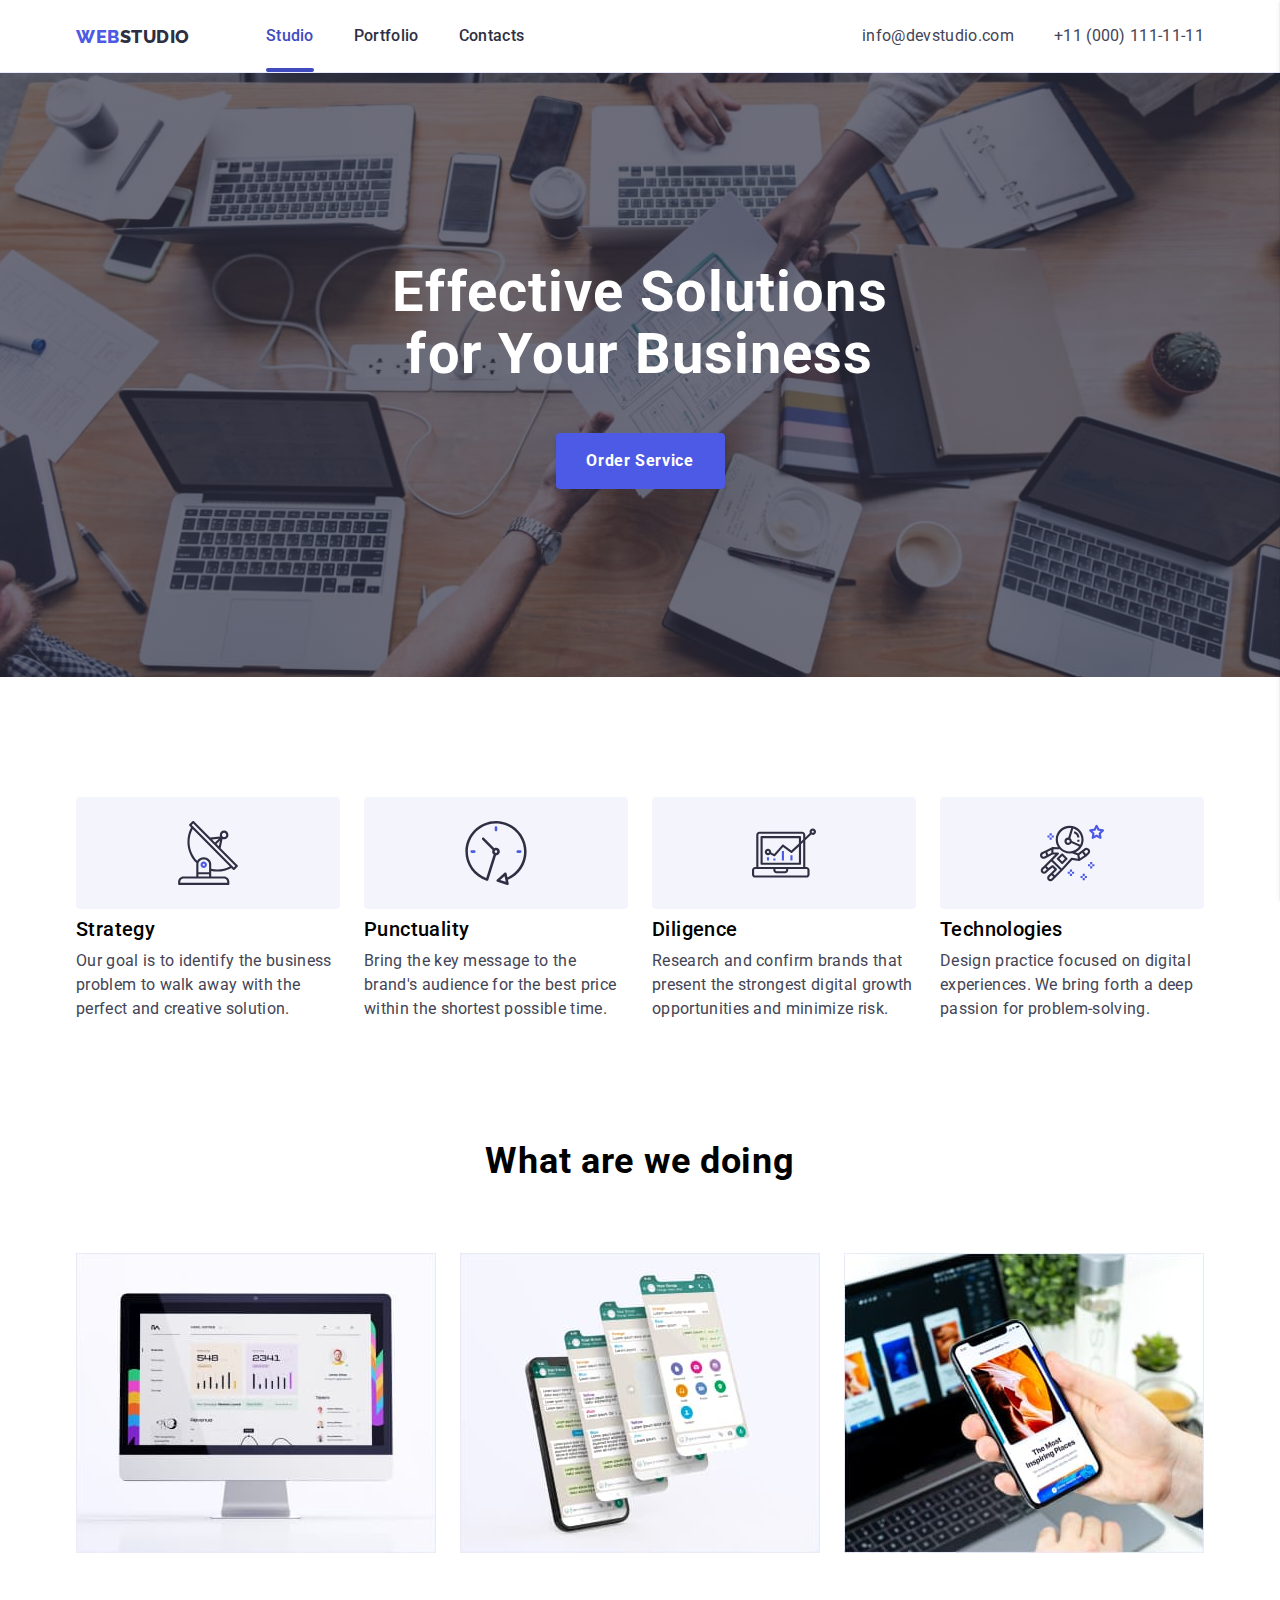
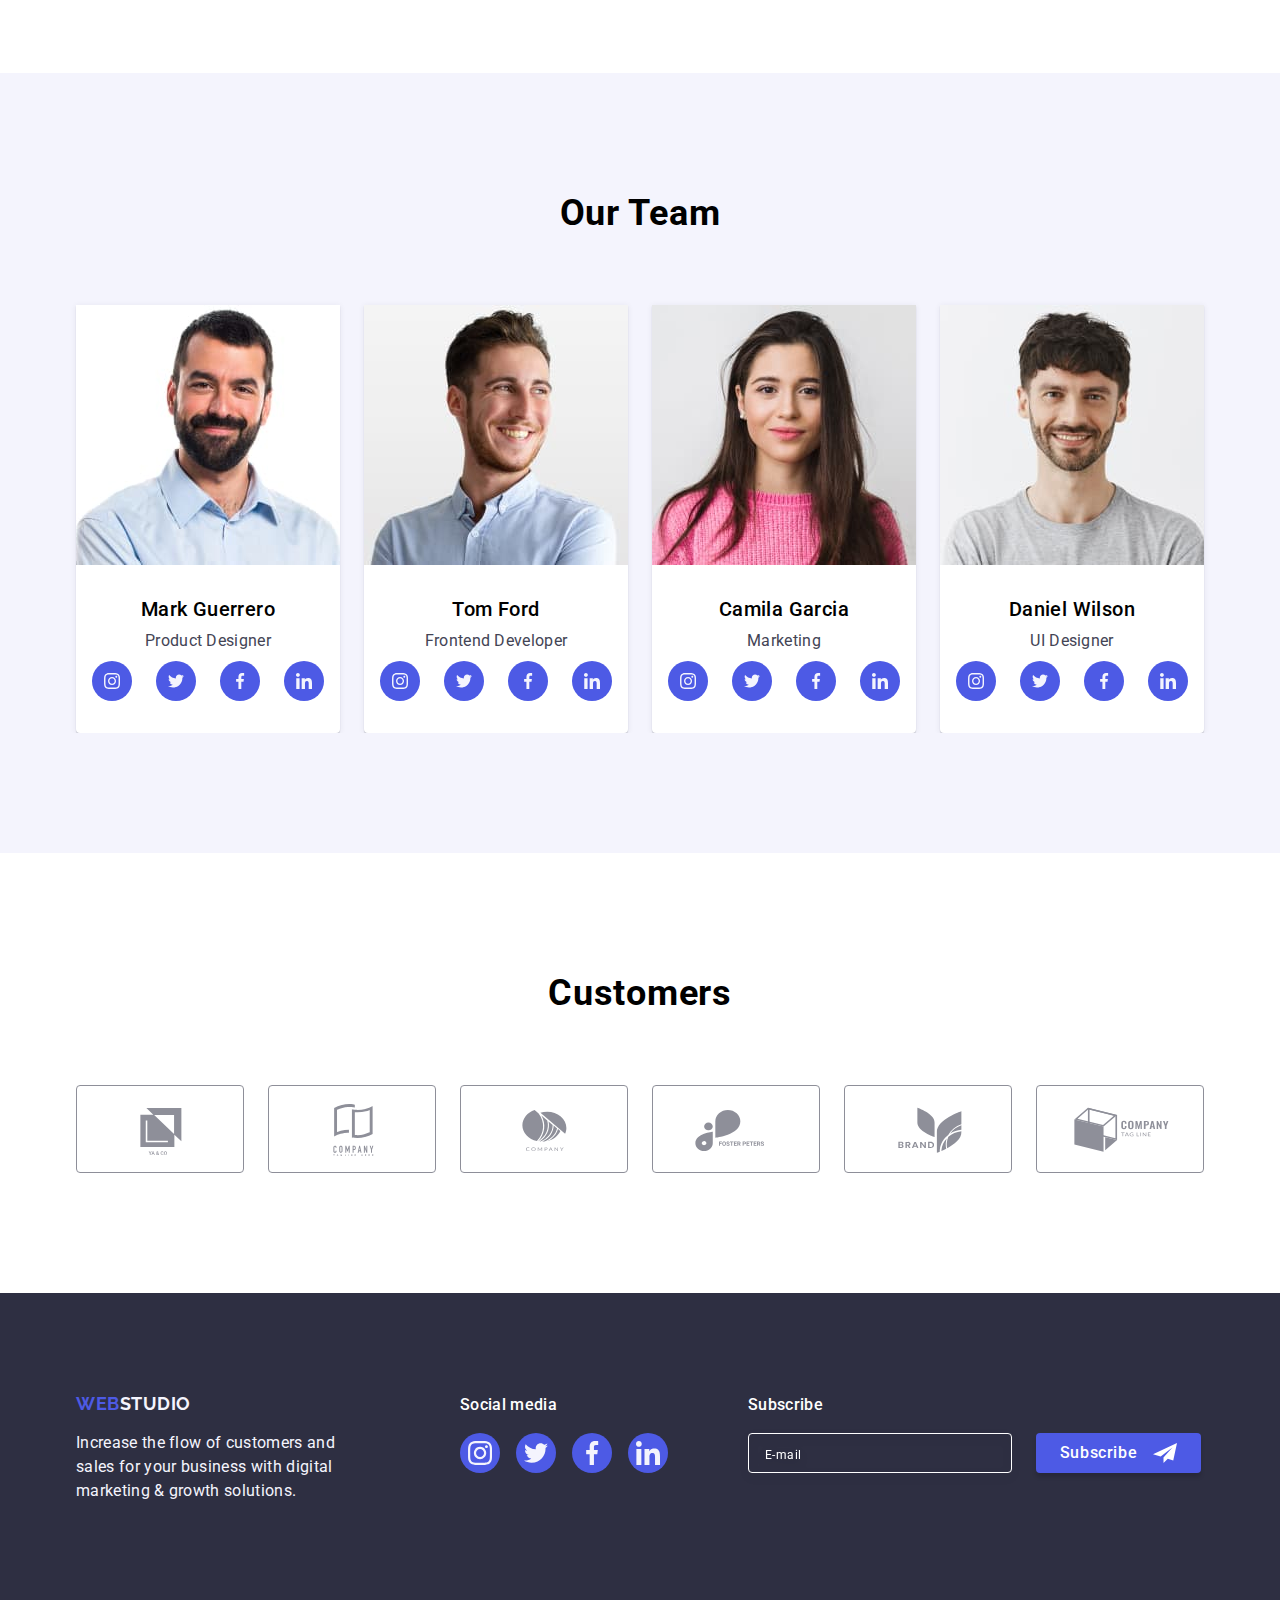
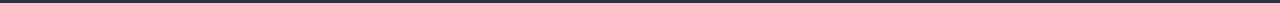
<file: index.html>
<!DOCTYPE html>
<html lang="en">
  <head>
    <meta charset="UTF-8" />
    <meta http-equiv="X-UA-Compatible" content="IE=edge" />
    <meta name="viewport" content="width=device-width, initial-scale=1.0" />
    <title>WebStudio</title>
    <link rel="preconnect" href="https://fonts.googleapis.com" />
    <link rel="preconnect" href="https://fonts.gstatic.com" crossorigin />
    <link
      href="https://fonts.googleapis.com/css2?family=Raleway:wght@700;800&family=Roboto:wght@400;500;700;900&display=swap"
      rel="stylesheet"
    />
    <link
      rel="stylesheet"
      href="https://cdnjs.cloudflare.com/ajax/libs/modern-normalize/1.1.0/modern-normalize.css"
    />
    <link rel="stylesheet" href="./css/main.min.css" />
  </head>

  <body>
    <!-- <page header> -->

    <header class="page-header">
      <!-- <header logo> -->

      <div class="page-header__container container">
        <nav class="page-header__nav">
          <a class="header-logo link" href="./index.html"
            >Web<span class="header-logo__label">Studio</span></a
          >

          <!-- header link -->

          <ul class="site-nav list">
            <li class="site-nav__item">
              <a
                class="site-nav__link site-nav__link--active site-nav__link--underline link"
                href="./index.html"
                >Studio</a
              >
            </li>
            <li class="site-nav__item">
              <a class="site-nav__link link" href="./portfolio.html"
                >Portfolio</a
              >
            </li>
            <li class="site-nav__item">
              <a class="site-nav__link link" href="#">Contacts</a>
            </li>
          </ul>
        </nav>

        <!-- <contacts> -->

        <div class="page-header__contacts">
          <ul class="contacts list">
            <li class="contacts__item">
              <a
                href="mailto:info@devstudio.com"
                class="link contacts__link contacts__mail"
              >
                info@devstudio.com</a
              >
            </li>
            <li class="contacts__item">
              <a
                href="tel:+11(000)1111111"
                class="link contacts__link contacts__tel"
              >
                +11 (000) 111-11-11</a
              >
            </li>
          </ul>
        </div>
        <button
          type="button"
          class="mobile-menu-open js-open-menu"
          aria-expanded="false"
          aria-controls="mobile-menu"
        >
          <svg
            class="mobile-menu-open__icon"
            width="32"
            height="22"
            aria-label="Mobile menu switcher"
          >
            <use href="./images/svg/icons.svg#icon-menu-hamburger"></use>
          </svg>
        </button>

        <!-- Modal menu -->
        <div class="menu-container js-menu-container">
          <button class="mobile-menu-close js-close-menu">
            <svg class="mobile-menu-close__icon" width="8" height="8" aria-label="Mobile menu close">
              <use href="./images/svg/icons.svg#icon-close"></use>
            </svg>
          </button>

        <div>
          <ul class="mobile-menu list">
            <li class="mobile-menu__item">
              <a
                class="mobile-menu__link mobile-menu__link--active link"
                href="./index.html"
                >Studio</a
              >
            </li>
            <li class="mobile-menu__item">
              <a class="mobile-menu__link link" href="./portfolio.html"
                >Portfolio</a
              >
            </li>
            <li class="mobile-menu__item">
              <a class="mobile-menu__link link" href="#">Contacts</a>
            </li>
          </ul>
        </div>          

          <div class="menu__contacts">
            <ul class="contacts-list list">
              <li class="contacts-list--tel">
                <a href="tel:+11(000)1111111" class="link"
                  >+11 (000) 111-11-11</a
                >
              </li>
              <li class="contacts-list--mail">
                <a href="mailto:info@devstudio.com" class="link"
                  >info@devstudio.com</a
                >
              </li>
            </ul>          
            <ul class="modal-card list">
              <li class="modal-card__item">
                <a href="" class="modal-card__link link">
                  <svg class="modal-card__icon" width="24" height="24">
                    <use
                      href="./images/svg/icons.svg#icon-instagram_foter"
                    ></use>
                  </svg>
                </a>
              </li>
              <li class="modal-card__item">
                <a href="" class="modal-card__link link">
                  <svg class="modal-card__icon" width="24" height="24">
                    <use href="./images/svg/icons.svg#icon-twitter_foter"></use>
                  </svg>
                </a>
              </li>
              <li class="modal-card__item">
                <a href="" class="modal-card__link link">
                  <svg class="modal-card__icon" width="24" height="24">
                    <use
                      href="./images/svg/icons.svg#icon-facebook_foter"
                    ></use>
                  </svg>
                </a>
              </li>
              <li class="modal-card__item">
                <a href="" class="modal-card__link link">
                  <svg class="modal-card__icon" width="24" height="24">
                    <use
                      href="./images/svg/icons.svg#icon-linkedin_foter"
                    ></use>
                  </svg>
                </a>
              </li>
            </ul>          
        </div>

      </div>
    </div>
    </header>

    <!-- <main content> -->

    <main>
      <!-- <section order> -->

      <section class="section-order section">
        <div class="container">
          <h1 class="section-order__lable">
            Effective Solutions<br />
            for Your Business
          </h1>
          <button
            class="section-order__button button"
            type="button"
            data-modal-open
          >
            Order Service
          </button>
        </div>
      </section>

      <!-- Modal window -->

      <div class="backdrop is-hidden" data-modal>
        <div class="modal-window">
          <div class="close-sing" data-modal-close>
            <svg class="close-sing__icon" width="8" height="8">
              <use href="./images/svg/icons.svg#icon-close"></use>
            </svg>
          </div>
          <p class="modal-title">Leave your contacts and we will call you back</p>
          <form name="form-order" class="modal-form">
            <div class="modal-form__line">
              <label for="user-name" class="modal-form__label">Name</label>
              <div class="modal-form__input--wrapper">
                <input
                  name="user-name"
                  id="user-name"
                  type="text"
                  class="modal-form__input"
                  required
                />
                <svg class="modal-form__icon" width="18" height="18">
                  <use href="./images/svg/icons.svg#icon-person"></use>
                </svg>
              </div>
            </div>
            <div class="modal-form__line">
              <label for="user-tel" class="modal-form__label">Phone</label>
              <div class="modal-form__input--wrapper">
                <input
                  name="user-tel"
                  id="user-tel"
                  type="tel"
                  class="modal-form__input"
                  required
                />
                <svg class="modal-form__icon" width="18" height="24">
                  <use href="./images/svg/icons.svg#icon-phone"></use>
                </svg>
              </div>
            </div>
            <div class="modal-form__line">
              <label for="user-mail" class="modal-form__label">Email</label>
              <div class="modal-form__input--wrapper">
                <input
                  name="user-mail"
                  id="user-mail"
                  type="email"
                  class="modal-form__input"
                  required
                />
                <svg class="modal-form__icon" width="18" height="24">
                  <use href="./images/svg/icons.svg#icon-email"></use>
                </svg>
              </div>
            </div>
            <div class="modal-form__line">
              <label for="user-text" class="modal-form__label">Comment</label>
              <div class="modal-form__input--wrapper">
                <textarea
                  name="user-text"
                  id="user-text"
                  cols="30"
                  rows="10"
                  placeholder="Text input"
                  class="modal-form__textarea"
                ></textarea>
              </div>
            </div>

            <div class="modal-form__line check-line">
              <input
                id="checkbox-agree"
                value="agree"
                name="checkbox-agree"
                type="checkbox"
                class="visually-hidden"
              />
              <label for="checkbox-agree" class="checkbox-agree">
                <span class="checkbox-agree__icon--wrapper">
                  <svg class="checkbox-agree__icon" width="10" height="8">
                    <use href="./images/svg/icons.svg#icon-check"></use>
                  </svg>
                </span>
                I accept the terms and conditions of the
                <a href="#" class="checkbox-agree__link">Privacy Policy</a>
              </label>
            </div>
            <div class="modal-window__button--send">
              <button class="modal-window__button button" type="submit">
                Send
              </button>
            </div>
          </form>
        </div>
      </div>

      <!-- <section skills> -->

      <section class="section-skills section">
        <div class="container">
          <h2 class="visually-hidden">Skills and abilities</h2>
          <ul class="skills-list list">
            <li class="skills-list__item">
              <div class="skills-list__link">
                <svg width="64" height="64">
                  <use href="./images/svg/icons.svg#icon-antenna"></use>
                </svg>
              </div>
              <h3 class="skills-list__lable">Strategy</h3>
              <p class="skills-list__text">
                Our goal is to identify the business problem to walk away with
                the perfect and creative solution.
              </p>
            </li>
            <li class="skills-list__item">
              <div class="skills-list__link">
                <svg width="64" height="64">
                  <use href="./images/svg/icons.svg#icon-clock"></use>
                </svg>
              </div>
              <h3 class="skills-list__lable">Punctuality</h3>
              <p class="skills-list__text">
                Bring the key message to the brand's audience for the best price
                within the shortest possible time.
              </p>
            </li>
            <li class="skills-list__item">
              <div class="skills-list__link">
                <svg width="64" height="64">
                  <use href="./images/svg/icons.svg#icon-diagram"></use>
                </svg>
              </div>
              <h3 class="skills-list__lable">Diligence</h3>
              <p class="skills-list__text">
                Research and confirm brands that present the strongest digital
                growth opportunities and minimize risk.
              </p>
            </li>
            <li class="skills-list__item">
              <div class="skills-list__link">
                <svg width="64" height="64">
                  <use href="./images/svg/icons.svg#icon-astronaut"></use>
                </svg>
              </div>
              <h3 class="skills-list__lable">Technologies</h3>
              <p class="skills-list__text">
                Design practice focused on digital experiences. We bring forth a
                deep passion for problem-solving.
              </p>
            </li>
          </ul>
        </div>
      </section>

      <!-- <section product> -->

      <section class="section-product">
        <div class="container">
          <h2 class="section-product__title">What are we doing</h2>
          <ul class="product list">
            <li class="product__item">
              <img
                srcset="
                  ./images/product/img-1_@1x.jpg 1x,
                  ./images/product/img-1_@1x.jpg 2x
                "
                src="./images/product/img-1_@1x.jpg"
                alt="types of work"
                width="360"
                height="300"
              />
            </li>
            <li class="product__item">
              <img
                srcset="
                  ./images/product/img-2_@1x.jpg 1x,
                  ./images/product/img-2_@1x.jpg 2x
                "
                src="./images/product/img-2_@1x.jpg"
                alt="types of work"
                width="360"
                height="300"
              />
            </li>
            <li class="product__item">
              <img
                srcset="
                  ./images/product/img-3_@1x.jpg 1x,
                  ./images/product/img-3_@1x.jpg 2x
                "
                src="./images/product/img-3_@1x.jpg"
                alt="types of work"
                width="360"
                height="300"
              />
            </li>
          </ul>
        </div>
      </section>

      <!-- <section team> -->

      <section class="section-team section">
        <div class="container">
          <h2 class="section-team__lable">Our Team</h2>
          <ul class="team-list list">
            <li class="team-list__members">
              <img
                srcset="
                  ./images/team/img-1_@1x.jpg 1x,
                  ./images/team/img-1_@2x.jpg 2x
                "
                src="./images/team/img-1_@1x.jpg"
                alt="Product Designer"
                width="264"
              />
              <div class="team-description">
                <h3 class="team-description__name">Mark Guerrero</h3>
                <p class="team-description__position">Product Designer</p>
                <ul class="social-icons list">
                  <li class="social-icons__item">
                    <a href="" class="social-icons__link link">
                      <svg class="social-icons__icon" width="16" height="16">
                        <use href="./images/svg/icons.svg#icon-instagram"></use>
                      </svg>
                    </a>
                  </li>
                  <li class="social-icons__item">
                    <a href="" class="social-icons__link link">
                      <svg class="social-icons__icon" width="16" height="16">
                        <use href="./images/svg/icons.svg#icon-twitter"></use>
                      </svg>
                    </a>
                  </li>
                  <li class="social-icons__item">
                    <a href="" class="social-icons__link link">
                      <svg class="social-icons__icon" width="16" height="16">
                        <use href="./images/svg/icons.svg#icon-facebook"></use>
                      </svg>
                    </a>
                  </li>
                  <li class="social-icons__item">
                    <a href="" class="social-icons__link link">
                      <svg class="social-icons__icon" width="16" height="16">
                        <use href="./images/svg/icons.svg#icon-linkedin"></use>
                      </svg>
                    </a>
                  </li>
                </ul>
              </div>
            </li>

            <li class="team-list__members">
              <img
                srcset="
                  ./images/team/img-2_@1x.jpg 1x,
                  ./images/team/img-2_@2x.jpg 2x
                "
                src="./images/team/img-2_@1x.jpg"
                alt="Frontend Developer"
                width="264"
              />
              <div class="team-description">
                <h3 class="team-description__name">Tom Ford</h3>
                <p class="team-description__position">Frontend Developer</p>
                <ul class="social-icons list">
                  <li class="social-icons__item">
                    <a href="" class="social-icons__link link">
                      <svg class="social-icons__icon" width="16" height="16">
                        <use href="./images/svg/icons.svg#icon-instagram"></use>
                      </svg>
                    </a>
                  </li>
                  <li class="social-icons__item">
                    <a href="" class="social-icons__link link">
                      <svg class="social-icons__icon" width="16" height="16">
                        <use href="./images/svg/icons.svg#icon-twitter"></use>
                      </svg>
                    </a>
                  </li>
                  <li class="social-icons__item">
                    <a href="" class="social-icons__link link">
                      <svg class="social-icons__icon" width="16" height="16">
                        <use href="./images/svg/icons.svg#icon-facebook"></use>
                      </svg>
                    </a>
                  </li>
                  <li class="social-icons__item">
                    <a href="" class="social-icons__link link">
                      <svg class="social-icons__icon" width="16" height="16">
                        <use href="./images/svg/icons.svg#icon-linkedin"></use>
                      </svg>
                    </a>
                  </li>
                </ul>
              </div>
            </li>

            <li class="team-list__members">
              <img
                srcset="
                  ./images/team/img-3_@1x.jpg 1x,
                  ./images/team/img-3_@2x.jpg 2x
                "
                src="./images/team/img-3_@1x.jpg"
                alt="Marketing"
                width="264"
              />
              <div class="team-description">
                <h3 class="team-description__name">Camila Garcia</h3>
                <p class="team-description__position">Marketing</p>
                <ul class="social-icons list">
                  <li class="social-icons__item">
                    <a href="" class="social-icons__link link">
                      <svg class="social-icons__icon" width="16" height="16">
                        <use href="./images/svg/icons.svg#icon-instagram"></use>
                      </svg>
                    </a>
                  </li>
                  <li class="social-icons__item">
                    <a href="" class="social-icons__link link">
                      <svg class="social-icons__icon" width="16" height="16">
                        <use href="./images/svg/icons.svg#icon-twitter"></use>
                      </svg>
                    </a>
                  </li>
                  <li class="social-icons__item">
                    <a href="" class="social-icons__link link">
                      <svg class="social-icons__icon" width="16" height="16">
                        <use href="./images/svg/icons.svg#icon-facebook"></use>
                      </svg>
                    </a>
                  </li>
                  <li class="social-icons__item">
                    <a href="" class="social-icons__link link">
                      <svg class="social-icons__icon" width="16" height="16">
                        <use href="./images/svg/icons.svg#icon-linkedin"></use>
                      </svg>
                    </a>
                  </li>
                </ul>
              </div>
            </li>

            <li class="team-list__members">
              <img
                srcset="
                  ./images/team/img-4_@1x.jpg 1x,
                  ./images/team/img-4_@2x.jpg 2x
                "
                src="./images/team/img-4_@1x.jpg"
                alt="UI Designer"
                width="264"
              />
              <div class="team-description">
                <h3 class="team-description__name">Daniel Wilson</h3>
                <p class="team-description__position">UI Designer</p>
                <ul class="social-icons list">
                  <li class="social-icons__item">
                    <a href="" class="social-icons__link link">
                      <svg class="social-icons__icon" width="16" height="16">
                        <use href="./images/svg/icons.svg#icon-instagram"></use>
                      </svg>
                    </a>
                  </li>
                  <li class="social-icons__item">
                    <a href="" class="social-icons__link link">
                      <svg class="social-icons__icon" width="16" height="16">
                        <use href="./images/svg/icons.svg#icon-twitter"></use>
                      </svg>
                    </a>
                  </li>
                  <li class="social-icons__item">
                    <a href="" class="social-icons__link link">
                      <svg class="social-icons__icon" width="16" height="16">
                        <use href="./images/svg/icons.svg#icon-facebook"></use>
                      </svg>
                    </a>
                  </li>
                  <li class="social-icons__item">
                    <a href="" class="social-icons__link link">
                      <svg class="social-icons__icon" width="16" height="16">
                        <use href="./images/svg/icons.svg#icon-linkedin"></use>
                      </svg>
                    </a>
                  </li>
                </ul>
              </div>
            </li>
          </ul>
        </div>
      </section>

      <!-- section clients -->

      <section class="section-clients section">
        <div class="container">
          <h2 class="section-clients__title">Customers</h2>
          <ul class="clients-icons list">
            <li class="clients-icons__item">
              <a href="" class="clients-icons__link link">
                <svg class="clients-icons__icon" width="104" height="56">
                  <use href="./images/svg/icons.svg#icon-company_1"></use>
                </svg>
              </a>
            </li>
            <li class="clients-icons__item">
              <a href="" class="clients-icons__link link">
                <svg class="clients-icons__icon" width="104" height="56">
                  <use href="./images/svg/icons.svg#icon-company_2"></use>
                </svg>
              </a>
            </li>
            <li class="clients-icons__item">
              <a href="" class="clients-icons__link link">
                <svg class="clients-icons__icon" width="104" height="56">
                  <use href="./images/svg/icons.svg#icon-company_3"></use>
                </svg>
              </a>
            </li>
            <li class="clients-icons__item">
              <a href="" class="clients-icons__link link">
                <svg class="clients-icons__icon" width="104" height="56">
                  <use href="./images/svg/icons.svg#icon-company_4"></use>
                </svg>
              </a>
            </li>
            <li class="clients-icons__item">
              <a href="" class="clients-icons__link link">
                <svg class="clients-icons__icon" width="104" height="56">
                  <use href="./images/svg/icons.svg#icon-company_5"></use>
                </svg>
              </a>
            </li>
            <li class="clients-icons__item">
              <a href="" class="clients-icons__link link">
                <svg class="clients-icons__icon" width="104" height="56">
                  <use href="./images/svg/icons.svg#icon-company_6"></use>
                </svg>
              </a>
            </li>
          </ul>
        </div>
      </section>
    </main>

    <!-- <page footer> -->

    <footer class="page-footer">
      <div class="page-footer__container container">
        <div class="logo-describe">
          <a class="logo-describe__logo link" href="index.html"
            >Web<span class="logo-describe__logo--color">Studio</span></a
          >
          <p class="logo-describe__text">
            Increase the flow of customers and sales for your business with
            digital marketing & growth solutions.
          </p>
        </div>

        <!-- Social media -->

        <div class="social-media">
          <p class="social-media__title">Social media</p>
          <ul class="card-icons list">
            <li class="card-icons__item">
              <a href="" class="card-icons__link link">
                <svg class="card-icons__icon" width="24" height="24">
                  <use href="./images/svg/icons.svg#icon-instagram_foter"></use>
                </svg>
              </a>
            </li>
            <li class="card-icons__item">
              <a href="" class="card-icons__link link">
                <svg class="card-icons__icon" width="24" height="24">
                  <use href="./images/svg/icons.svg#icon-twitter_foter"></use>
                </svg>
              </a>
            </li>
            <li class="card-icons__item">
              <a href="" class="card-icons__link link">
                <svg class="card-icons__icon" width="24" height="24">
                  <use href="./images/svg/icons.svg#icon-facebook_foter"></use>
                </svg>
              </a>
            </li>
            <li class="card-icons__item">
              <a href="" class="card-icons__link link">
                <svg class="card-icons__icon" width="24" height="24">
                  <use href="./images/svg/icons.svg#icon-linkedin_foter"></use>
                </svg>
              </a>
            </li>
          </ul>
        </div>

        <!-- Subscribe -->

        <div class="subscribe">
          <p class="subscribe__title">Subscribe</p>
          <form action="#" name="form-footer" class="form-footer">
            <input
              name="user-mail"
              aria-label="Email"
              type="email"
              class="form-footer__input"
              required
              placeholder="E-mail"
            />
            <button class="button subscribe__button" type="submit">
              Subscribe
              <svg class="subscribe__button--send" width="24" height="24">
                <use href="./images/svg/icons.svg#icon-Frame"></use>
              </svg>
            </button>
          </form>
        </div>
      </div>
    </footer>

    <script src="./js/modal.js"></script> 
    <script src="./js/mobile-menu.js"></script>
  </body>
</html>
</file>
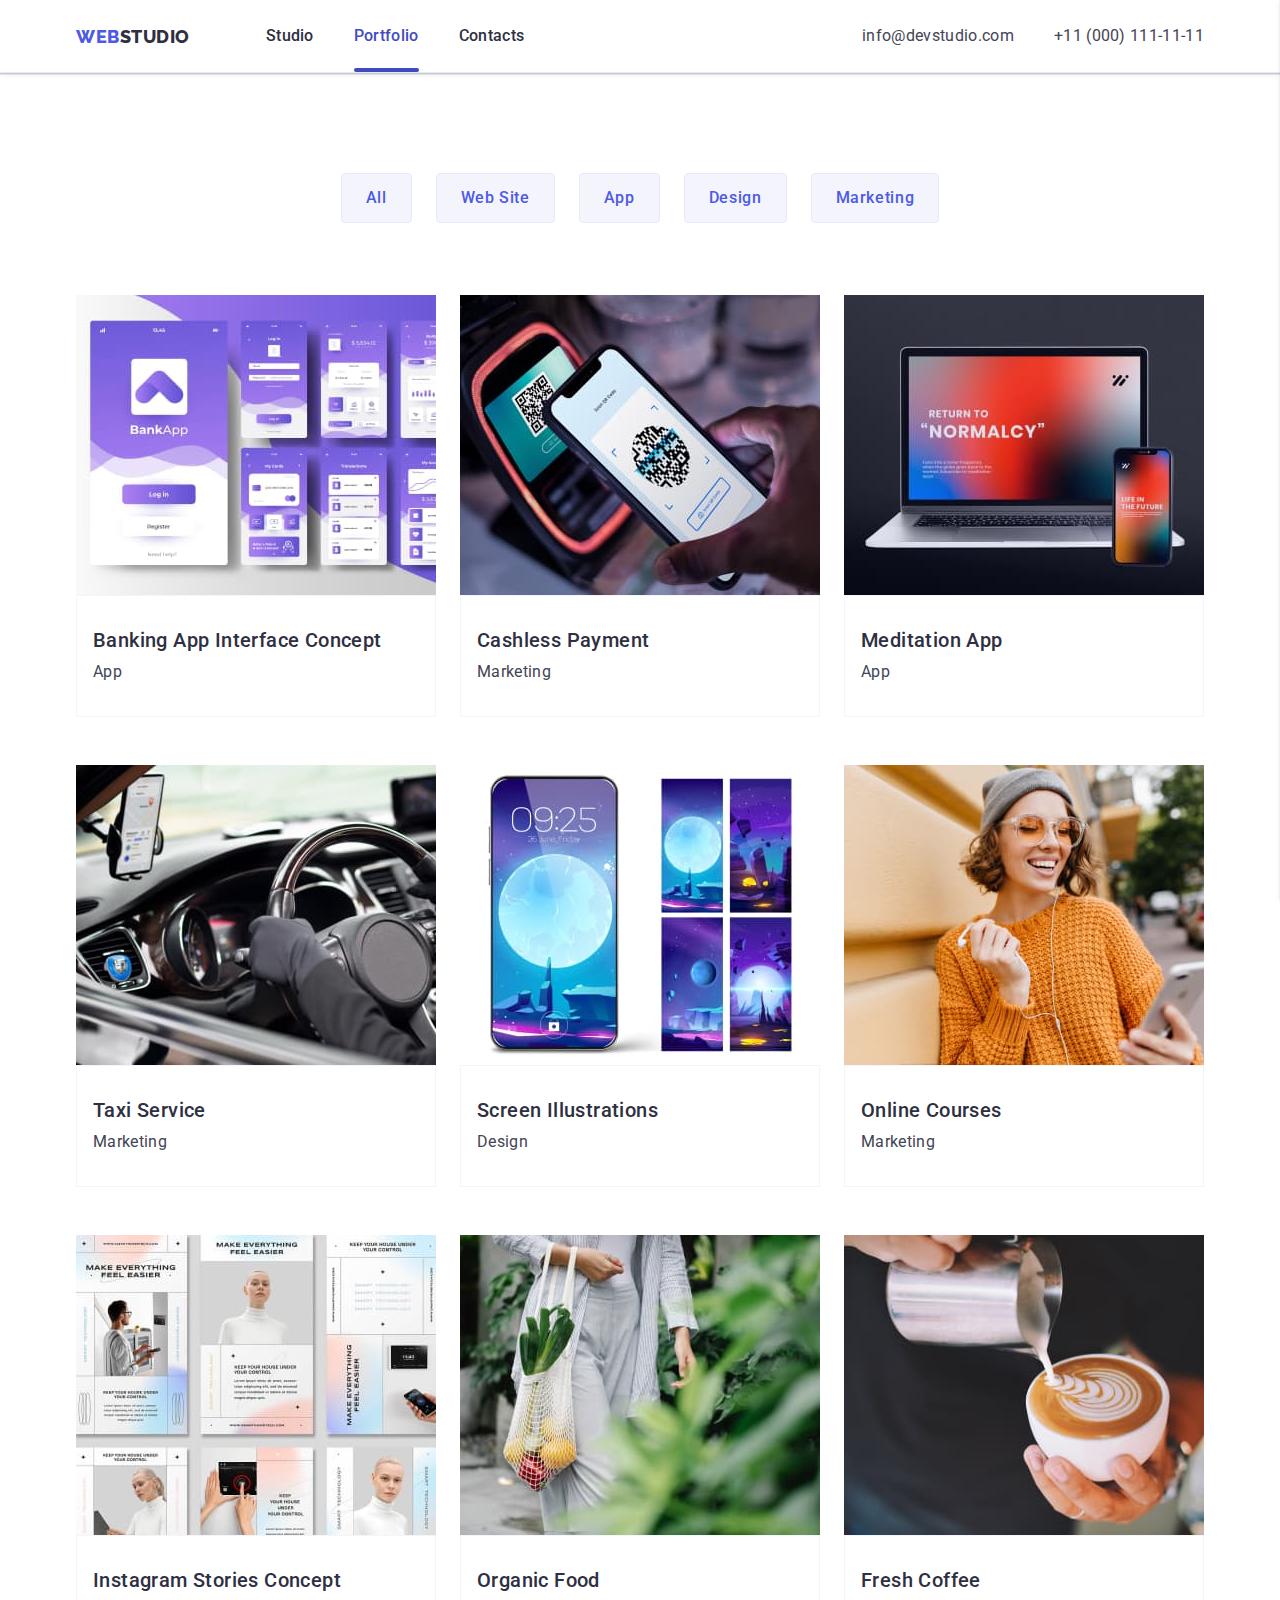
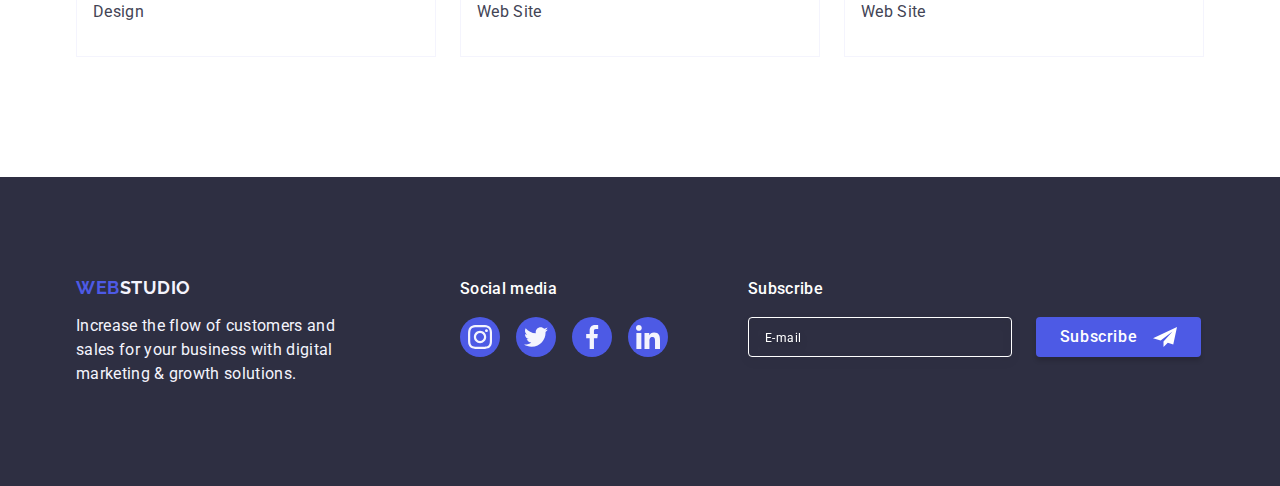
<file: portfolio.html>
<!DOCTYPE html>
<html lang="en">
  <head>
    <meta charset="UTF-8" />
    <meta http-equiv="X-UA-Compatible" content="IE=edge" />
    <meta name="viewport" content="width=device-width, initial-scale=1.0" />
    <title>Portfolio</title>
    <link rel="preconnect" href="https://fonts.googleapis.com" />
    <link rel="preconnect" href="https://fonts.gstatic.com" crossorigin />
    <link
      href="https://fonts.googleapis.com/css2?family=Raleway:wght@700;800&family=Roboto:wght@400;500;700;900&display=swap"
      rel="stylesheet"
    />
    <link
      rel="stylesheet"
      href="https://cdnjs.cloudflare.com/ajax/libs/modern-normalize/1.1.0/modern-normalize.css"
    />
    <link rel="stylesheet" href="./css/main.min.css" />
  </head>

  <body>
    <!-- <page header> -->

    <header class="page-header">
      <!-- <header logo> -->

      <div class="page-header__container container">
        <nav class="page-header__nav">
          <a class="header-logo link" href="./index.html"
            >Web<span class="header-logo__label">Studio</span></a
          >

          <!-- header link -->

          <ul class="site-nav list">
            <li class="site-nav__item">
              <a class="site-nav__link link" href="./index.html">Studio</a>
            </li>
            <li class="site-nav__item">
              <a
                class="site-nav__link site-nav__link--active site-nav__link--underline link"
                href="./portfolio.html"
                >Portfolio</a
              >
            </li>
            <li class="site-nav__item">
              <a class="site-nav__link link" href="#">Contacts</a>
            </li>
          </ul>
        </nav>

        <!-- <contacts> -->

        <div class="page-header__contacts">
          <ul class="contacts list">
            <li class="contacts__item">
              <a
                href="mailto:info@devstudio.com"
                class="link contacts__link contacts__mail"
              >
                info@devstudio.com</a
              >
            </li>
            <li class="contacts__item">
              <a
                href="tel:+11(000)1111111"
                class="link contacts__link contacts__tel"
              >
                +11 (000) 111-11-11</a
              >
            </li>
          </ul>
        </div>
        <button
          type="button"
          class="mobile-menu-open js-open-menu"
          aria-expanded="false"
          aria-controls="mobile-menu"
        >
          <svg
            class="mobile-menu-open__icon"
            width="32"
            height="22"
            aria-label="Mobile menu switcher"
          >
            <use href="./images/svg/icons.svg#icon-menu-hamburger"></use>
          </svg>
        </button>

        <!-- Modal menu -->
        <div class="menu-container js-menu-container">
          <button class="mobile-menu-close js-close-menu">
            <svg
              class="mobile-menu-close__icon"
              width="8"
              height="8"
              aria-label="Mobile menu close"
            >
              <use href="./images/svg/icons.svg#icon-close"></use>
            </svg>
          </button>

          <div>
            <ul class="mobile-menu list">
              <li class="mobile-menu__item">
                <a class="mobile-menu__link link" href="./index.html">Studio</a>
              </li>
              <li class="mobile-menu__item">
                <a
                  class="mobile-menu__link mobile-menu__link--active link"
                  href="./portfolio.html"
                  >Portfolio</a
                >
              </li>
              <li class="mobile-menu__item">
                <a class="mobile-menu__link link" href="#">Contacts</a>
              </li>
            </ul>
          </div>

          <div class="menu__contacts">
            <ul class="contacts-list list">
              <li class="contacts-list--tel">
                <a href="tel:+11(000)1111111" class="link"
                  >+11 (000) 111-11-11</a
                >
              </li>
              <li class="contacts-list--mail">
                <a href="mailto:info@devstudio.com" class="link"
                  >info@devstudio.com</a
                >
              </li>
            </ul>
            <ul class="modal-card list">
              <li class="modal-card__item">
                <a href="" class="modal-card__link link">
                  <svg class="modal-card__icon" width="24" height="24">
                    <use
                      href="./images/svg/icons.svg#icon-instagram_foter"
                    ></use>
                  </svg>
                </a>
              </li>
              <li class="modal-card__item">
                <a href="" class="modal-card__link link">
                  <svg class="modal-card__icon" width="24" height="24">
                    <use href="./images/svg/icons.svg#icon-twitter_foter"></use>
                  </svg>
                </a>
              </li>
              <li class="modal-card__item">
                <a href="" class="modal-card__link link">
                  <svg class="modal-card__icon" width="24" height="24">
                    <use
                      href="./images/svg/icons.svg#icon-facebook_foter"
                    ></use>
                  </svg>
                </a>
              </li>
              <li class="modal-card__item">
                <a href="" class="modal-card__link link">
                  <svg class="modal-card__icon" width="24" height="24">
                    <use
                      href="./images/svg/icons.svg#icon-linkedin_foter"
                    ></use>
                  </svg>
                </a>
              </li>
            </ul>
          </div>
        </div>
      </div>
    </header>

    <main>
      <!-- <section portfolio> -->

      <section class="section-portfolio">
        <div class="container">
          <h1 class="visually-hidden">Portfolio</h1>
          <ul class="portfolio-applications list">
            <li class="portfolio-applications__item">
              <button
                class="portfolio-applications__button button"
                type="button"
              >
                All
              </button>
            </li>
            <li class="portfolio-applications__item">
              <button
                class="portfolio-applications__button button"
                type="button"
              >
                Web Site
              </button>
            </li>
            <li class="portfolio-applications__item">
              <button
                class="portfolio-applications__button button"
                type="button"
              >
                App
              </button>
            </li>
            <li class="portfolio-applications__item">
              <button
                class="portfolio-applications__button button"
                type="button"
              >
                Design
              </button>
            </li>
            <li class="portfolio-applications__item">
              <button
                class="portfolio-applications__button button"
                type="button"
              >
                Marketing
              </button>
            </li>
          </ul>

          <!-- card set -->

          <ul class="card-set list">
            <li class="card-set__item">
              <a class="card-set__link link" href="#">
                <div class="img-wrapper">
                  <img
                    srcset="
                      ./images/portfolio/img-1_356.jpg 356w,
                      ./images/portfolio/img-1_360.jpg 360w,
                      ./images/portfolio/img-1_396.jpg 396w,
                      ./images/portfolio/img-1_712.jpg 712w,
                      ./images/portfolio/img-1_720.jpg 720w,
                      ./images/portfolio/img-1_792.jpg 792w
                    "
                    sizes="(min-width: 1158px) 360px, (min-width: 768x) 356px, (min-width: 428px) 396px, 100vw"
                    src="./images/portfolio/img-1_396.jpg"
                    alt="Banking App Interface Concept"
                    width="396"
                    height="280"
                  />
                  <div class="item-description">
                    14 Stylish and User-Friendly App Design Concepts · Task
                    Manager App · Calorie Tracker App · Exotic Fruit Ecommerce
                    App · Cloud Storage App
                  </div>
                </div>
                <div class="item-content">
                  <h2 class="item-content__description">
                    Banking App Interface Concept
                  </h2>
                  <p class="item-content__subdivision">App</p>
                </div>
              </a>
            </li>
            <li class="card-set__item">
              <a class="card-set__link link" href="#">
                <div class="img-wrapper">
                  <img
                    srcset="
                      ./images/portfolio/img-2_356.jpg 356w,
                      ./images/portfolio/img-2_360.jpg 360w,
                      ./images/portfolio/img-2_396.jpg 396w,
                      ./images/portfolio/img-2_712.jpg 712w,
                      ./images/portfolio/img-2_720.jpg 720w,
                      ./images/portfolio/img-2_792.jpg 792w
                    "
                    sizes="(min-width: 1158px) 360px, (min-width: 768x) 356px, (min-width: 428px) 396px, 100vw"
                    src="./images/portfolio/img-2_396.jpg"
                    alt="Cashless Payment"
                    width="396"
                    height="280"
                  />
                  <div class="item-description">
                    14 Stylish and User-Friendly App Design Concepts · Task
                    Manager App · Calorie Tracker App · Exotic Fruit Ecommerce
                    App · Cloud Storage App
                  </div>
                </div>
                <div class="item-content">
                  <h2 class="item-content__description">Cashless Payment</h2>
                  <p class="item-content__subdivision">Marketing</p>
                </div>
              </a>
            </li>
            <li class="card-set__item">
              <a class="card-set__link link" href="#">
                <div class="img-wrapper">
                  <img
                    srcset="
                      ./images/portfolio/img-3_356.jpg 356w,
                      ./images/portfolio/img-3_360.jpg 360w,
                      ./images/portfolio/img-3_396.jpg 396w,
                      ./images/portfolio/img-3_712.jpg 712w,
                      ./images/portfolio/img-3_720.jpg 720w,
                      ./images/portfolio/img-3_792.jpg 792w
                    "
                    sizes="(min-width: 1158px) 360px, (min-width: 768x) 356px, (min-width: 428px) 396px, 100vw"
                    src="./images/portfolio/img-3_396.jpg"
                    alt="Meditation App"
                    width="396"
                    height="280"
                  />
                  <div class="item-description">
                    14 Stylish and User-Friendly App Design Concepts · Task
                    Manager App · Calorie Tracker App · Exotic Fruit Ecommerce
                    App · Cloud Storage App
                  </div>
                </div>
                <div class="item-content">
                  <h2 class="item-content__description">Meditation App</h2>
                  <p class="item-content__subdivision">App</p>
                </div>
              </a>
            </li>
            <li class="card-set__item">
              <a class="card-set__link link" href="#">
                <div class="img-wrapper">
                  <img
                    srcset="
                      ./images/portfolio/img-4_356.jpg 356w,
                      ./images/portfolio/img-4_360.jpg 360w,
                      ./images/portfolio/img-4_396.jpg 396w,
                      ./images/portfolio/img-4_712.jpg 712w,
                      ./images/portfolio/img-4_720.jpg 720w,
                      ./images/portfolio/img-4_792.jpg 792w
                    "
                    sizes="(min-width: 1158px) 360px, (min-width: 768x) 356px, (min-width: 428px) 396px, 100vw"
                    src="./images/portfolio/img-4_396.jpg"
                    alt="Taxi Service"
                    width="396"
                    height="280"
                  />
                  <div class="item-description">
                    14 Stylish and User-Friendly App Design Concepts · Task
                    Manager App · Calorie Tracker App · Exotic Fruit Ecommerce
                    App · Cloud Storage App
                  </div>
                </div>
                <div class="item-content">
                  <h2 class="item-content__description">Taxi Service</h2>
                  <p class="item-content__subdivision">Marketing</p>
                </div>
              </a>
            </li>
            <li class="card-set__item">
              <a class="card-set__link link" href="#">
                <div class="img-wrapper">
                  <img
                    srcset="
                      ./images/portfolio/img-5_356.jpg 356w,
                      ./images/portfolio/img-5_360.jpg 360w,
                      ./images/portfolio/img-5_396.jpg 396w,
                      ./images/portfolio/img-5_712.jpg 712w,
                      ./images/portfolio/img-5_720.jpg 720w,
                      ./images/portfolio/img-5_792.jpg 792w
                    "
                    sizes="(min-width: 1158px) 360px, (min-width: 768x) 356px, (min-width: 428px) 396px, 100vw"
                    src="./images/portfolio/img-5_396.jpg"
                    alt="Screen Illustrations"
                    width="396"
                    height="280"
                  />
                  <div class="item-description">
                    14 Stylish and User-Friendly App Design Concepts · Task
                    Manager App · Calorie Tracker App · Exotic Fruit Ecommerce
                    App · Cloud Storage App
                  </div>
                </div>
                <div class="item-content">
                  <h2 class="item-content__description">
                    Screen Illustrations
                  </h2>
                  <p class="item-content__subdivision">Design</p>
                </div>
              </a>
            </li>
            <li class="card-set__item">
              <a class="card-set__link link" href="#">
                <div class="img-wrapper">
                  <img
                    srcset="
                      ./images/portfolio/img-6_356.jpg 356w,
                      ./images/portfolio/img-6_360.jpg 360w,
                      ./images/portfolio/img-6_396.jpg 396w,
                      ./images/portfolio/img-6_712.jpg 712w,
                      ./images/portfolio/img-6_720.jpg 720w,
                      ./images/portfolio/img-6_792.jpg 792w
                    "
                    sizes="(min-width: 1158px) 360px, (min-width: 768x) 356px, (min-width: 428px) 396px, 100vw"
                    src="./images/portfolio/img-6_396.jpg"
                    alt="Online Courses"
                    width="396"
                    height="280"
                  />
                  <div class="item-description">
                    14 Stylish and User-Friendly App Design Concepts · Task
                    Manager App · Calorie Tracker App · Exotic Fruit Ecommerce
                    App · Cloud Storage App
                  </div>
                </div>
                <div class="item-content">
                  <h2 class="item-content__description">Online Courses</h2>
                  <p class="item-content__subdivision">Marketing</p>
                </div>
              </a>
            </li>
            <li class="card-set__item">
              <a class="card-set__link link" href="#">
                <div class="img-wrapper">
                  <img
                    srcset="
                      ./images/portfolio/img-7_356.jpg 356w,
                      ./images/portfolio/img-7_360.jpg 360w,
                      ./images/portfolio/img-7_396.jpg 396w,
                      ./images/portfolio/img-7_712.jpg 712w,
                      ./images/portfolio/img-7_720.jpg 720w,
                      ./images/portfolio/img-7_792.jpg 792w
                    "
                    sizes="(min-width: 1158px) 360px, (min-width: 768x) 356px, (min-width: 428px) 396px, 100vw"
                    src="./images/portfolio/img-7_396.jpg"
                    alt="Instagram Stories Concept"
                    width="396"
                    height="280"
                  />
                  <div class="item-description">
                    14 Stylish and User-Friendly App Design Concepts · Task
                    Manager App · Calorie Tracker App · Exotic Fruit Ecommerce
                    App · Cloud Storage App
                  </div>
                </div>
                <div class="item-content">
                  <h2 class="item-content__description">
                    Instagram Stories Concept
                  </h2>
                  <p class="item-content__subdivision">Design</p>
                </div>
              </a>
            </li>
            <li class="card-set__item">
              <a class="card-set__link link" href="#">
                <div class="img-wrapper">
                  <img
                    srcset="
                      ./images/portfolio/img-8_356.jpg 356w,
                      ./images/portfolio/img-8_360.jpg 360w,
                      ./images/portfolio/img-8_396.jpg 396w,
                      ./images/portfolio/img-8_712.jpg 712w,
                      ./images/portfolio/img-8_720.jpg 720w,
                      ./images/portfolio/img-8_792.jpg 792w
                    "
                    sizes="(min-width: 1158px) 360px, (min-width: 768x) 356px, (min-width: 428px) 396px, 100vw"
                    src="./images/portfolio/img-8_396.jpg"
                    alt="Organic Food"
                    width="396"
                    height="280"
                  />
                  <div class="item-description">
                    14 Stylish and User-Friendly App Design Concepts · Task
                    Manager App · Calorie Tracker App · Exotic Fruit Ecommerce
                    App · Cloud Storage App
                  </div>
                </div>
                <div class="item-content">
                  <h2 class="item-content__description">Organic Food</h2>
                  <p class="item-content__subdivision">Web Site</p>
                </div>
              </a>
            </li>
            <li class="card-set__item">
              <a class="card-set__link link" href="#">
                <div class="img-wrapper">
                  <img
                    srcset="
                      ./images/portfolio/img-9_356.jpg 356w,
                      ./images/portfolio/img-9_360.jpg 360w,
                      ./images/portfolio/img-9_396.jpg 396w,
                      ./images/portfolio/img-9_712.jpg 712w,
                      ./images/portfolio/img-9_720.jpg 720w,
                      ./images/portfolio/img-9_792.jpg 792w
                    "
                    sizes="(min-width: 1158px) 360px, (min-width: 768x) 356px, (min-width: 428px) 396px, 100vw"
                    src="./images/portfolio/img-9_396.jpg"
                    alt="Fresh Coffee"
                    width="396"
                    height="280"
                  />
                  <div class="item-description">
                    14 Stylish and User-Friendly App Design Concepts · Task
                    Manager App · Calorie Tracker App · Exotic Fruit Ecommerce
                    App · Cloud Storage App
                  </div>
                </div>
                <div class="item-content">
                  <h2 class="item-content__description">Fresh Coffee</h2>
                  <p class="item-content__subdivision">Web Site</p>
                </div>
              </a>
            </li>
          </ul>
        </div>
      </section>
    </main>

    <!-- <page footer> -->

    <footer class="page-footer">
      <div class="page-footer__container container">
        <div class="logo-describe">
          <a class="logo-describe__logo link" href="index.html"
            >Web<span class="logo-describe__logo--color">Studio</span></a
          >
          <p class="logo-describe__text">
            Increase the flow of customers and sales for your business with
            digital marketing & growth solutions.
          </p>
        </div>

        <!-- Social media -->

        <div class="social-media">
          <p class="social-media__title">Social media</p>
          <ul class="card-icons list">
            <li class="card-icons__item">
              <a href="" class="card-icons__link link">
                <svg class="card-icons__icon" width="24" height="24">
                  <use href="./images/svg/icons.svg#icon-instagram_foter"></use>
                </svg>
              </a>
            </li>
            <li class="card-icons__item">
              <a href="" class="card-icons__link link">
                <svg class="card-icons__icon" width="24" height="24">
                  <use href="./images/svg/icons.svg#icon-twitter_foter"></use>
                </svg>
              </a>
            </li>
            <li class="card-icons__item">
              <a href="" class="card-icons__link link">
                <svg class="card-icons__icon" width="24" height="24">
                  <use href="./images/svg/icons.svg#icon-facebook_foter"></use>
                </svg>
              </a>
            </li>
            <li class="card-icons__item">
              <a href="" class="card-icons__link link">
                <svg class="card-icons__icon" width="24" height="24">
                  <use href="./images/svg/icons.svg#icon-linkedin_foter"></use>
                </svg>
              </a>
            </li>
          </ul>
        </div>

        <!-- Subscribe -->

        <div class="subscribe">
          <p class="subscribe__title">Subscribe</p>
          <form action="#" name="form-footer" class="form-footer">
            <input
              name="user-mail"
              aria-label="Email"
              type="email"
              class="form-footer__input"
              required
              placeholder="E-mail"
            />
            <button class="button subscribe__button" type="submit">
              Subscribe
              <svg class="subscribe__button--send" width="24" height="24">
                <use href="./images/svg/icons.svg#icon-Frame"></use>
              </svg>
            </button>
          </form>
        </div>
      </div>
    </footer>

    <script src="./js/mobile-menu.js"></script>
  </body>
</html>
</file>
<file: css/main.min.css>
:root{--box-shadow-teams: 0px 1px 6px rgba(46, 47, 66, 0.08), 0px 1px 1px rgba(46, 47, 66, 0.16), 0px 2px 1px rgba(46, 47, 66, 0.08);--box-shadow-applications: 0px 4px 4px rgba(0, 0, 0, 0.15);--transition-duration: 250ms;--transition-timing-function: cubic-bezier(0.4, 0, 0.2, 1)}html{-webkit-box-sizing:border-box;box-sizing:border-box}*,*::before,*::after{-webkit-box-sizing:border-box;box-sizing:border-box}.no-scroll{overflow:hidden}body{font-family:"Roboto",sans-serif;font-size:16px;letter-spacing:.02em;color:var(--primary-text-color);background-color:var(--primary-bg-color)}h1,h2,h3,p{margin:0}.container{max-width:428px;margin-left:auto;margin-right:auto;padding-left:15px;padding-right:15px}@media screen and (min-width: 768px){.container{max-width:768px}}@media screen and (min-width: 1158px){.container{max-width:1158px}}@media screen and (min-width: 320px){.container{overflow-x:hidden}}.section{padding-top:96px;padding-bottom:96px}@media screen and (min-width: 1158px){.section{padding-top:120px;padding-bottom:120px}}.link{text-decoration:none}.list{padding:0;margin:0;list-style:none}img{display:block;max-width:100%;height:auto}.visually-hidden{position:absolute;white-space:nowrap;width:1px;height:1px;overflow:hidden;border:0;padding:0;clip:rect(0 0 0 0);-webkit-clip-path:inset(50%);clip-path:inset(50%);margin:-1px}.button{cursor:pointer}.section-order__button{display:-webkit-inline-box;display:-ms-inline-flexbox;display:inline-flex;-webkit-box-align:center;-ms-flex-align:center;align-items:center;-webkit-box-pack:center;-ms-flex-pack:center;justify-content:center;min-width:169px;height:56px;font-family:inherit;font-weight:700;font-size:16px;line-height:1.5;letter-spacing:.04em;-webkit-box-shadow:0px 4px 4px rgba(0,0,0,.15);box-shadow:0px 4px 4px rgba(0,0,0,.15);border-radius:4px;border:none;background-color:#4d5ae5;color:#fff}.section-order__button:hover,.section-order__button:focus{background-color:#404bbf;-webkit-transition-property:background-color,-webkit-box-shadow;transition-property:background-color,-webkit-box-shadow;transition-property:box-shadow,background-color;transition-property:box-shadow,background-color,-webkit-box-shadow;-webkit-transition-duration:var(--transition-duration);transition-duration:var(--transition-duration);-webkit-transition-timing-function:var(--transition-timing-function);transition-timing-function:var(--transition-timing-function)}.modal-window__button{display:-webkit-inline-box;display:-ms-inline-flexbox;display:inline-flex;-webkit-box-align:center;-ms-flex-align:center;align-items:center;-webkit-box-pack:center;-ms-flex-pack:center;justify-content:center;min-width:169px;height:56px;font-family:inherit;font-weight:500;font-size:16px;line-height:1.5;letter-spacing:.04em;-webkit-box-shadow:0px 4px 4px rgba(0,0,0,.15);box-shadow:0px 4px 4px rgba(0,0,0,.15);border-radius:4px;border:none;background-color:#4d5ae5;color:#fff}.modal-window__button:hover,.modal-window__button:focus{background-color:#404bbf;-webkit-transition-property:background-color,-webkit-box-shadow;transition-property:background-color,-webkit-box-shadow;transition-property:box-shadow,background-color;transition-property:box-shadow,background-color,-webkit-box-shadow;-webkit-transition-duration:var(--transition-duration);transition-duration:var(--transition-duration);-webkit-transition-timing-function:var(--transition-timing-function);transition-timing-function:var(--transition-timing-function)}.modal-window__button--send{display:-webkit-box;display:-ms-flexbox;display:flex;-webkit-box-pack:center;-ms-flex-pack:center;justify-content:center}.subscribe__button{display:-webkit-inline-box;display:-ms-inline-flexbox;display:inline-flex;-webkit-box-align:center;-ms-flex-align:center;align-items:center;-webkit-box-pack:center;-ms-flex-pack:center;justify-content:center;min-width:165px;height:40px;font-family:inherit;font-weight:500;font-size:16px;line-height:1.5;letter-spacing:.04em;-webkit-box-shadow:0px 4px 4px rgba(0,0,0,.15);box-shadow:0px 4px 4px rgba(0,0,0,.15);border-radius:4px;border:none;background-color:#4d5ae5;color:#fff}.subscribe__button:hover,.subscribe__button:focus{background-color:#404bbf;-webkit-transition-property:background-color,-webkit-box-shadow;transition-property:background-color,-webkit-box-shadow;transition-property:box-shadow,background-color;transition-property:box-shadow,background-color,-webkit-box-shadow;-webkit-transition-duration:var(--transition-duration);transition-duration:var(--transition-duration);-webkit-transition-timing-function:var(--transition-timing-function);transition-timing-function:var(--transition-timing-function)}.subscribe__button--send{display:-webkit-inline-box;display:-ms-inline-flexbox;display:inline-flex;-webkit-box-align:center;-ms-flex-align:center;align-items:center;-webkit-box-pack:center;-ms-flex-pack:center;justify-content:center;margin-left:16px;fill:#fff}.portfolio-applications__button{display:-webkit-inline-box;display:-ms-inline-flexbox;display:inline-flex;-webkit-box-align:center;-ms-flex-align:center;align-items:center;-webkit-box-pack:center;-ms-flex-pack:center;justify-content:center;padding:8px 16px;font-family:inherit;font-weight:500;font-size:16px;line-height:1.5;letter-spacing:.04em;border-radius:4px;color:#4d5ae5;border:1px solid #e7e9fc;background-color:#f4f4fd}@media screen and (min-width: 768px){.portfolio-applications__button{padding:12px 24px}}.portfolio-applications__button:hover,.portfolio-applications__button:focus{border:none;color:#fff;background-color:#404bbf;-webkit-box-shadow:var(--box-shadow-applications);box-shadow:var(--box-shadow-applications);-webkit-transition-property:color,background-color,-webkit-box-shadow;transition-property:color,background-color,-webkit-box-shadow;transition-property:color,background-color,box-shadow;transition-property:color,background-color,box-shadow,-webkit-box-shadow;-webkit-transition-duration:var(--transition-duration);transition-duration:var(--transition-duration);-webkit-transition-timing-function:var(--transition-timing-function);transition-timing-function:var(--transition-timing-function)}.mobile-menu-open{display:-webkit-box;display:-ms-flexbox;display:flex;-webkit-box-align:center;-ms-flex-align:center;align-items:center;-webkit-box-pack:center;-ms-flex-pack:center;justify-content:center;margin-left:auto;padding:0;background-color:rgba(0,0,0,0);cursor:pointer;border:none;outline:none}@media screen and (min-width: 768px){.mobile-menu-open{display:none}}.mobile-menu-open__icon{stroke:#2e2f42}.menu-container{display:-webkit-box;display:-ms-flexbox;display:flex;-webkit-box-orient:vertical;-webkit-box-direction:normal;-ms-flex-direction:column;flex-direction:column;-webkit-box-pack:justify;-ms-flex-pack:justify;justify-content:space-between;position:fixed;top:0;left:0;width:100%;height:100%;padding-top:80px;padding-left:40px;padding-bottom:40px;padding-right:35px;background-color:#fff;-webkit-box-shadow:0px 2px 1px rgba(46,47,66,.08),0px 1px 1px rgba(46,47,66,.16),0px 1px 6px rgba(46,47,66,.08);box-shadow:0px 2px 1px rgba(46,47,66,.08),0px 1px 1px rgba(46,47,66,.16),0px 1px 6px rgba(46,47,66,.08);z-index:999;-webkit-transform:translateX(100%);transform:translateX(100%);-webkit-transition-property:-webkit-transform;transition-property:-webkit-transform;transition-property:transform;transition-property:transform, -webkit-transform;-webkit-transition-duration:var(--transition-duration);transition-duration:var(--transition-duration);-webkit-transition-timing-function:var(--transition-timing-function);transition-timing-function:var(--transition-timing-function)}.menu-container.is-open{-webkit-transform:translateX(0);transform:translateX(0)}.mobile-menu-close{display:-webkit-box;display:-ms-flexbox;display:flex;-webkit-box-pack:center;-ms-flex-pack:center;justify-content:center;-webkit-box-align:center;-ms-flex-align:center;align-items:center;position:absolute;top:24px;right:24px;width:24px;height:24px;border-radius:50%;border:1px solid rgba(0,0,0,.1);background-color:#e7e9fc;fill:#2e2f42}.mobile-menu-close:hover,.mobile-menu-close:focus{fill:#fff;background-color:#404bbf;border:none;-webkit-transition-property:fill,background-color,border;transition-property:fill,background-color,border;-webkit-transition-duration:var(--transition-duration);transition-duration:var(--transition-duration);-webkit-transition-timing-function:var(--transition-timing-function);transition-timing-function:var(--transition-timing-function)}@media screen and (min-width: 768px){.mobile-menu-close{display:none}}.mobile-menu{font-family:inherit;font-weight:700;font-size:36px;line-height:1.1111111111;letter-spacing:.02em}.mobile-menu__item{position:relative}.mobile-menu__item:not(:last-child){margin-bottom:40px}.mobile-menu__link{color:#2e2f42}.mobile-menu__link:hover,.mobile-menu__link:focus{color:#404bbf;-webkit-transition-property:color;transition-property:color;-webkit-transition-duration:var(--transition-duration);transition-duration:var(--transition-duration);-webkit-transition-timing-function:var(--transition-timing-function);transition-timing-function:var(--transition-timing-function)}.mobile-menu__link--active{color:#404bbf}.menu__contacts{display:block}.contacts-list{margin-bottom:48px}.contacts-list--tel{font-family:inherit;font-weight:700;font-size:36px;line-height:1.1111111111;letter-spacing:.02em;margin-bottom:40px}.contacts-list--tel .link{color:#4d5ae5}.contacts-list--mail{font-family:inherit;font-weight:500;font-size:20px;line-height:1.2;letter-spacing:.02em}.contacts-list--mail .link{color:#434455}@media screen and (max-width: 427px){.contacts-list--tel{font-size:25px}}.modal-card{display:-webkit-box;display:-ms-flexbox;display:flex;-webkit-box-pack:justify;-ms-flex-pack:justify;justify-content:space-between}.modal-card__item{width:40px;height:40px}.modal-card__link{width:100%;height:100%;display:-webkit-box;display:-ms-flexbox;display:flex;-webkit-box-align:center;-ms-flex-align:center;align-items:center;-webkit-box-pack:center;-ms-flex-pack:center;justify-content:center;border-radius:50%;color:#f4f4fd;background-color:#4d5ae5}.modal-card__link:hover,.modal-card__link:focus{background-color:#404bbf;-webkit-transition-property:background-color;transition-property:background-color;-webkit-transition-duration:var(--transition-duration);transition-duration:var(--transition-duration);-webkit-transition-timing-function:var(--transition-timing-function);transition-timing-function:var(--transition-timing-function)}.modal-card__icon{fill:currentColor}.backdrop{position:fixed;top:0;left:0;width:100%;height:100%;background-color:rgba(0,0,0,.2);opacity:1;visibility:visible;-webkit-transition-property:opacity,visibility;transition-property:opacity,visibility;-webkit-transition-duration:var(--transition-duration);transition-duration:var(--transition-duration);-webkit-transition-timing-function:var(--transition-timing-function);transition-timing-function:var(--transition-timing-function);z-index:99}.backdrop.is-hidden{visibility:hidden;opacity:0;pointer-events:none}.modal-window{position:absolute;padding-top:72px;padding-left:16px;padding-bottom:24px;padding-right:16px;top:50%;left:50%;-webkit-transform:translate(-50%, -50%);transform:translate(-50%, -50%);-webkit-transition-property:-webkit-transform;transition-property:-webkit-transform;transition-property:transform;transition-property:transform, -webkit-transform;-webkit-transition-duration:var(--transition-duration);transition-duration:var(--transition-duration);-webkit-transition-timing-function:var(--transition-timing-function);transition-timing-function:var(--transition-timing-function);min-width:392px;min-height:586px;background-color:#fcfcfc;-webkit-filter:drop-shadow(0px 1px 2px rgba(0, 0, 0, 0.2)) drop-shadow(0px 1px 3px rgba(0, 0, 0, 0.12)) drop-shadow(0px 1px 1px rgba(0, 0, 0, 0.14));filter:drop-shadow(0px 1px 2px rgba(0, 0, 0, 0.2)) drop-shadow(0px 1px 3px rgba(0, 0, 0, 0.12)) drop-shadow(0px 1px 1px rgba(0, 0, 0, 0.14));border-radius:4px}@media screen and (min-width: 768px){.modal-window{min-width:408px;min-height:586px;padding-left:24px;padding-right:24px}}@media screen and (min-width: 1158px){.modal-window{min-height:584px}}.close-sing{position:absolute;display:-webkit-box;display:-ms-flexbox;display:flex;-webkit-box-pack:center;-ms-flex-pack:center;justify-content:center;-webkit-box-align:center;-ms-flex-align:center;align-items:center;cursor:pointer;top:24px;right:24px;width:24px;height:24px;border:1px solid rgba(0,0,0,.1);border-radius:50%;background-color:#e7e9fc;fill:#2e2f42}.close-sing:hover,.close-sing:focus{fill:#fff;background-color:#404bbf;border:none;-webkit-transition-property:fill,background-color,border;transition-property:fill,background-color,border;-webkit-transition-duration:var(--transition-duration);transition-duration:var(--transition-duration);-webkit-transition-timing-function:var(--transition-timing-function);transition-timing-function:var(--transition-timing-function)}.modal-title{margin-bottom:16px;font-family:inherit;font-weight:500;font-size:16px;line-height:1.5;text-align:center;letter-spacing:.02em;color:#2e2f42}.modal-form__label{display:inline-block;width:100%;margin-bottom:4px;font-family:inherit;font-weight:400;font-size:12px;line-height:1.1666666667;letter-spacing:.01em;color:#8e8f99}.modal-form__input{width:100%;height:40px;margin:0;padding:9px;padding-left:34px;color:#2e2f42;background-color:rgba(0,0,0,0);border:1px solid rgba(46,47,66,.4);border-radius:4px}.modal-form__input--wrapper{position:relative;margin-bottom:8px}.modal-form__input--wrapper input{margin-bottom:0}.modal-form__input:focus{outline:0;border-color:#4d5ae5}.modal-form__input:focus+.modal-form__icon{fill:#4d5ae5}.modal-form__icon{position:absolute;left:16px;top:50%;-webkit-transform:translateY(-50%);transform:translateY(-50%);fill:#2e2f42}.modal-form__textarea{width:100%;height:120px;padding:8px 16px;resize:none;color:#2e2f42;background-color:rgba(0,0,0,0);border:1px solid rgba(46,47,66,.4);border-radius:4px}.modal-form__textarea:focus{outline:0;border-color:#4d5ae5}.modal-form__textarea::-webkit-input-placeholder{font-family:inherit;font-weight:400;font-size:12px;line-height:1.1666666667;letter-spacing:.04em;color:#8e8f99}.modal-form__textarea::-moz-placeholder{font-family:inherit;font-weight:400;font-size:12px;line-height:1.1666666667;letter-spacing:.04em;color:#8e8f99}.modal-form__textarea:-ms-input-placeholder{font-family:inherit;font-weight:400;font-size:12px;line-height:1.1666666667;letter-spacing:.04em;color:#8e8f99}.modal-form__textarea::-ms-input-placeholder{font-family:inherit;font-weight:400;font-size:12px;line-height:1.1666666667;letter-spacing:.04em;color:#8e8f99}.modal-form__textarea::placeholder{font-family:inherit;font-weight:400;font-size:12px;line-height:1.1666666667;letter-spacing:.04em;color:#8e8f99}.check-line{margin-top:18px;margin-bottom:24px;display:-webkit-box;display:-ms-flexbox;display:flex}@media screen and (min-width: 1158px){.check-line{margin-top:16px}}.check-line input:checked+.checkbox-agree .checkbox-agree__icon{fill:#fff}.check-line input:checked+.checkbox-agree .checkbox-agree__icon--wrapper{background-color:#404bbf;border:none}.checkbox-agree{display:-webkit-box;display:-ms-flexbox;display:flex;-webkit-box-align:center;-ms-flex-align:center;align-items:center;font-family:inherit;font-weight:400;font-size:12px;line-height:1.1666666667;letter-spacing:.04em;color:#8e8f99}.checkbox-agree__icon{fill:rgba(0,0,0,0)}.checkbox-agree__icon--wrapper{width:16px;height:16px;border:2px solid rgba(46,47,66,.4);border-radius:2px;margin-right:8px;display:-webkit-box;display:-ms-flexbox;display:flex;-webkit-box-align:center;-ms-flex-align:center;align-items:center;-webkit-box-pack:center;-ms-flex-pack:center;justify-content:center}.checkbox-agree__link{margin-left:5px;text-decoration:underline;color:#4d5ae5}.page-header{max-width:1440px;margin:auto;border-bottom:1px solid #e7e9fc;-webkit-box-shadow:0px 2px 1px rgba(46,47,66,.08),0px 1px 1px rgba(46,47,66,.16),0px 1px 6px rgba(46,47,66,.08);box-shadow:0px 2px 1px rgba(46,47,66,.08),0px 1px 1px rgba(46,47,66,.16),0px 1px 6px rgba(46,47,66,.08)}.page-header__nav{display:-webkit-box;display:-ms-flexbox;display:flex;-webkit-box-align:center;-ms-flex-align:center;align-items:center}.page-header__container{display:-webkit-box;display:-ms-flexbox;display:flex;-webkit-box-align:center;-ms-flex-align:center;align-items:center;min-height:70px}@media screen and (min-width: 768px){.page-header__container{-webkit-box-pack:justify;-ms-flex-pack:justify;justify-content:space-between;min-height:72px}}@media screen and (max-width: 767.98px){.page-header__contacts{display:none}}.header-logo{display:block;font-family:"Raleway",sans-serif;font-weight:800;font-size:18px;line-height:1.1666666667;letter-spacing:.03em;text-transform:uppercase;color:#4d5ae5}.header-logo__label{text-transform:uppercase;color:#2e2f42}@media screen and (max-width: 767.98px){.site-nav{display:none}}@media screen and (min-width: 768px){.site-nav{display:-webkit-box;display:-ms-flexbox;display:flex;margin-left:120px}}@media screen and (min-width: 1158px){.site-nav{margin-left:76px}}.site-nav__item{position:relative}.site-nav__item:not(:last-child){margin-right:40px}.site-nav__link{display:block;font-weight:700;font-size:36px;line-height:1.1111111111;letter-spacing:.02em;color:#2e2f42}@media screen and (min-width: 768px){.site-nav__link{padding-top:24px;padding-bottom:24px;font-weight:500;font-size:16px;line-height:1.5;letter-spacing:.02em}}.site-nav__link:hover,.site-nav__link:focus{color:#404bbf;-webkit-transition-property:color;transition-property:color;-webkit-transition-duration:var(--transition-duration);transition-duration:var(--transition-duration);-webkit-transition-timing-function:var(--transition-timing-function);transition-timing-function:var(--transition-timing-function)}.site-nav__link--active{color:#404bbf}.site-nav__link--underline::after{position:absolute;content:"";width:100%;height:4px;left:0;bottom:0;background-color:#404bbf;border-radius:2px}@media screen and (min-width: 768px){.contacts{display:-webkit-box;display:-ms-flexbox;display:flex;-ms-flex-wrap:wrap;flex-wrap:wrap;row-gap:12px;-webkit-box-pack:end;-ms-flex-pack:end;justify-content:flex-end;-webkit-box-orient:vertical;-webkit-box-direction:normal;-ms-flex-direction:column;flex-direction:column;-webkit-box-align:center;-ms-flex-align:center;align-items:center;font-weight:500;font-size:16px;line-height:1.5;letter-spacing:.02em}}@media screen and (min-width: 1158px){.contacts{-webkit-box-orient:horizontal;-webkit-box-direction:normal;-ms-flex-direction:row;flex-direction:row;-ms-flex-wrap:nowrap;flex-wrap:nowrap;gap:0;margin-left:auto}}@media screen and (min-width: 1158px){.contacts__item:not(:last-child){margin-right:40px}}.contacts__link{display:-webkit-box;display:-ms-flexbox;display:flex;-webkit-box-align:center;-ms-flex-align:center;align-items:center;-webkit-box-pack:center;-ms-flex-pack:center;justify-content:center;width:100%;height:100%;font-weight:400}@media screen and (max-width: 1157.98px){.contacts__link{font-size:12px;line-height:1.1666666667;letter-spacing:.04em}}.contacts__mail{color:#434455}.contacts__mail:hover,.contacts__mail:focus{color:#404bbf;-webkit-transition-property:color;transition-property:color;-webkit-transition-duration:var(--transition-duration);transition-duration:var(--transition-duration);-webkit-transition-timing-function:var(--transition-timing-function);transition-timing-function:var(--transition-timing-function)}.contacts__tel{color:#434455}.contacts__tel:hover,.contacts__tel:focus{color:#404bbf;-webkit-transition-property:color;transition-property:color;-webkit-transition-duration:var(--transition-duration);transition-duration:var(--transition-duration);-webkit-transition-timing-function:var(--transition-timing-function);transition-timing-function:var(--transition-timing-function)}.section-order{padding-top:112px;padding-bottom:112px;margin:auto;text-align:center;max-width:1440px;background-color:#2e2f42;background-position:center;background-size:cover;background-repeat:no-repeat;background-image:-webkit-gradient(linear, left top, left bottom, from(rgba(46, 47, 66, 0.7)), to(rgba(46, 47, 66, 0.7))),url(../images/hero/bg_mob@1x.jpg);background-image:linear-gradient(rgba(46, 47, 66, 0.7), rgba(46, 47, 66, 0.7)),url(../images/hero/bg_mob@1x.jpg)}@media screen and (min-device-pixel-ratio: 2),(-webkit-min-device-pixel-ratio: 2),(min-resolution: 192dpi),(min-resolution: 2dppx){.section-order{background-image:-webkit-gradient(linear, left top, left bottom, from(rgba(46, 47, 66, 0.7)), to(rgba(46, 47, 66, 0.7))),url(../images/hero/bg_mob@2x.jpg);background-image:linear-gradient(rgba(46, 47, 66, 0.7), rgba(46, 47, 66, 0.7)),url(../images/hero/bg_mob@2x.jpg)}}@media screen and (min-width: 768px){.section-order{background-image:-webkit-gradient(linear, left top, left bottom, from(rgba(46, 47, 66, 0.7)), to(rgba(46, 47, 66, 0.7))),url(../images/hero/bg_tab@1x.jpg);background-image:linear-gradient(rgba(46, 47, 66, 0.7), rgba(46, 47, 66, 0.7)),url(../images/hero/bg_tab@1x.jpg)}}@media screen and (min-width: 768px)and (min-device-pixel-ratio: 2),screen and (min-width: 768px)and (-webkit-min-device-pixel-ratio: 2),screen and (min-width: 768px)and (min-resolution: 192dpi),screen and (min-width: 768px)and (min-resolution: 2dppx){.section-order{background-image:-webkit-gradient(linear, left top, left bottom, from(rgba(46, 47, 66, 0.7)), to(rgba(46, 47, 66, 0.7))),url(../images/hero/bg_tab@2x.jpg);background-image:linear-gradient(rgba(46, 47, 66, 0.7), rgba(46, 47, 66, 0.7)),url(../images/hero/bg_tab@2x.jpg)}}@media screen and (min-width: 1158px){.section-order{padding-top:188px;padding-bottom:188px;background-image:-webkit-gradient(linear, left top, left bottom, from(rgba(46, 47, 66, 0.7)), to(rgba(46, 47, 66, 0.7))),url(../images/hero/bg_desk@1x.jpg);background-image:linear-gradient(rgba(46, 47, 66, 0.7), rgba(46, 47, 66, 0.7)),url(../images/hero/bg_desk@1x.jpg)}}@media screen and (min-width: 1158px)and (min-device-pixel-ratio: 2),screen and (min-width: 1158px)and (-webkit-min-device-pixel-ratio: 2),screen and (min-width: 1158px)and (min-resolution: 192dpi),screen and (min-width: 1158px)and (min-resolution: 2dppx){.section-order{background-image:-webkit-gradient(linear, left top, left bottom, from(rgba(46, 47, 66, 0.7)), to(rgba(46, 47, 66, 0.7))),url(../images/hero/bg_desk@2x.jpg);background-image:linear-gradient(rgba(46, 47, 66, 0.7), rgba(46, 47, 66, 0.7)),url(../images/hero/bg_desk@2x.jpg)}}.section-order__lable{margin-bottom:72px;font-weight:700;font-size:36px;line-height:1.1111111111;letter-spacing:.02em;color:#fff}@media screen and (min-width: 768px){.section-order__lable{margin-bottom:36px;font-size:56px}}@media screen and (min-width: 1158px){.section-order__lable{margin-bottom:48px}}.skills-list{display:-webkit-box;display:-ms-flexbox;display:flex;-ms-flex-wrap:wrap;flex-wrap:wrap;-webkit-box-pack:center;-ms-flex-pack:center;justify-content:center;row-gap:72px}@media screen and (min-width: 768px){.skills-list{-webkit-column-gap:24px;-moz-column-gap:24px;column-gap:24px}}@media screen and (min-width: 1158px){.skills-list{gap:0}}.skills-list__item{max-width:396px}@media screen and (min-width: 768px){.skills-list__item{max-width:356px;-ms-flex-preferred-size:calc((100% - 24px)/2);flex-basis:calc((100% - 24px)/2)}}@media screen and (min-width: 1158px){.skills-list__item{max-width:264px;margin-right:24px}}@media screen and (min-width: 1158px){.skills-list__item:last-child{margin-right:0}}.skills-list__link{display:none}@media screen and (min-width: 1158px){.skills-list__link{display:-webkit-box;display:-ms-flexbox;display:flex;-webkit-box-pack:center;-ms-flex-pack:center;justify-content:center;-webkit-box-align:center;-ms-flex-align:center;align-items:center;height:112px;margin-bottom:8px;background-color:#f4f4fd;border-radius:4px}}.skills-list__lable{margin-bottom:8px;font-weight:700;font-size:36px;line-height:1.1111111111;letter-spacing:.02em;text-align:center}@media screen and (min-width: 768px){.skills-list__lable{text-align:left}}@media screen and (min-width: 1158px){.skills-list__lable{font-weight:500;font-size:20px;line-height:1.2}}.skills-list__text{font-weight:500;font-size:16px;line-height:1.5;letter-spacing:.02em;color:#434455}@media screen and (min-width: 1158px){.skills-list__text{font-weight:400}}.section-product{padding-bottom:120px}.section-product__title{margin-bottom:72px;font-weight:700;font-size:36px;line-height:1.1111111111;text-align:center;letter-spacing:.02em}@media screen and (max-width: 1157.98px){.section-product{display:none}}.product{display:-webkit-box;display:-ms-flexbox;display:flex;-ms-flex-wrap:wrap;flex-wrap:wrap;gap:24px}.product__item{-ms-flex-preferred-size:calc((100% - 48px)/3);flex-basis:calc((100% - 48px)/3)}.section-team{background-color:#f4f4fd}.section-team__lable{margin-bottom:72px;font-weight:700;font-size:36px;line-height:1.1111111111;text-align:center;letter-spacing:.02em}.team-list{display:-webkit-box;display:-ms-flexbox;display:flex;-ms-flex-wrap:wrap;flex-wrap:wrap;row-gap:72px;-webkit-box-pack:center;-ms-flex-pack:center;justify-content:center}@media screen and (min-width: 768px){.team-list{-webkit-column-gap:24px;-moz-column-gap:24px;column-gap:24px;row-gap:64px}}@media screen and (min-width: 1158px){.team-list{row-gap:0}}.team-list__members{max-width:264px;text-align:center;background-color:#fff;-webkit-box-shadow:var(--box-shadow-teams);box-shadow:var(--box-shadow-teams);border-radius:0px 0px 4px 4px}@media screen and (min-width: 768px){.team-list__members{-ms-flex-preferred-size:calc((100% - 24px)/2);flex-basis:calc((100% - 24px)/2)}}@media screen and (min-width: 1158px){.team-list__members{-ms-flex-preferred-size:calc((100% - 72px)/4);flex-basis:calc((100% - 72px)/4)}}.team-description{padding-top:32px;padding-bottom:32px}.team-description__name{font-weight:500;font-size:20px;line-height:1.2;letter-spacing:.02em;margin-bottom:8px}.team-description__position{margin-bottom:8px;font-size:16px;line-height:1.5;letter-spacing:.02em;color:#434455}.social-icons{display:-webkit-box;display:-ms-flexbox;display:flex;-webkit-box-pack:center;-ms-flex-pack:center;justify-content:center}.social-icons__item{width:40px;height:40px;margin-right:24px}.social-icons__item:last-child{margin-right:0}.social-icons__link{width:100%;height:100%;display:-webkit-box;display:-ms-flexbox;display:flex;-webkit-box-align:center;-ms-flex-align:center;align-items:center;-webkit-box-pack:center;-ms-flex-pack:center;justify-content:center;border-radius:50%;color:#f4f4fd;background-color:#4d5ae5}.social-icons__link:hover,.social-icons__link:focus{background-color:#404bbf;-webkit-transition-property:background-color;transition-property:background-color;-webkit-transition-duration:var(--transition-duration);transition-duration:var(--transition-duration);-webkit-transition-timing-function:var(--transition-timing-function);transition-timing-function:var(--transition-timing-function)}.social-icons__icon{fill:currentColor}.section-clients__title{font-weight:700;font-size:36px;line-height:1.1111111111;letter-spacing:.02em;text-align:center;margin-bottom:72px}.clients-icons{display:-webkit-box;display:-ms-flexbox;display:flex;-webkit-box-pack:center;-ms-flex-pack:center;justify-content:center;-ms-flex-wrap:wrap;flex-wrap:wrap;-webkit-column-gap:16px;-moz-column-gap:16px;column-gap:16px;row-gap:72px}@media screen and (min-width: 768px){.clients-icons{-webkit-column-gap:24px;-moz-column-gap:24px;column-gap:24px}}@media screen and (min-width: 1158px){.clients-icons{-ms-flex-wrap:nowrap;flex-wrap:nowrap;row-gap:0}}.clients-icons__item{width:190px;height:88px}@media screen and (min-width: 768px){.clients-icons__item{width:168px}}.clients-icons__link{width:100%;height:100%;display:-webkit-box;display:-ms-flexbox;display:flex;-webkit-box-align:center;-ms-flex-align:center;align-items:center;-webkit-box-pack:center;-ms-flex-pack:center;justify-content:center;color:#8e8f99;border:1px solid #8e8f99;border-radius:4px}.clients-icons__link:hover,.clients-icons__link:focus{border:1px solid #404bbf;color:#404bbf;-webkit-transition-property:border,color;transition-property:border,color;-webkit-transition-duration:var(--transition-duration);transition-duration:var(--transition-duration);-webkit-transition-timing-function:var(--transition-timing-function);transition-timing-function:var(--transition-timing-function)}.clients-icons__icon{fill:currentColor}.page-footer{max-width:1440px;margin:auto;background-color:#2e2f42;padding:96px 0}@media screen and (min-width: 1158px){.page-footer{padding:100px 0}}.page-footer__container{text-align:center}@media screen and (min-width: 768px){.page-footer__container{display:-webkit-box;display:-ms-flexbox;display:flex;-ms-flex-wrap:wrap;flex-wrap:wrap;text-align:left;-webkit-column-gap:24px;-moz-column-gap:24px;column-gap:24px;row-gap:72px;padding-right:108px;padding-left:164px}}@media screen and (min-width: 1158px){.page-footer__container{-webkit-column-gap:0;-moz-column-gap:0;column-gap:0;row-gap:0;padding-right:15px;padding-left:15px}}.logo-describe{display:inline-block;margin:0 65px}@media screen and (min-width: 768px){.logo-describe{margin:0;max-width:264px}}@media screen and (min-width: 1158px){.logo-describe{margin-right:120px}}.logo-describe__logo{font-family:"Raleway",sans-serif;font-weight:700;font-size:18px;line-height:1.1666666667;letter-spacing:.03em;color:#4d5ae5;text-transform:uppercase}.logo-describe__logo--color{color:#f4f4fd}.logo-describe__text{text-align:left;margin-top:16px;margin-bottom:72px;font-size:16px;line-height:1.5;letter-spacing:.02em;color:#f4f4fd}@media screen and (min-width: 768px){.logo-describe__text{margin-bottom:0}}.social-media{display:inline-block;margin-bottom:72px}@media screen and (min-width: 768px){.social-media{margin-bottom:0}}@media screen and (min-width: 1158px){.social-media{margin-right:80px}}.social-media__title{margin-bottom:16px;font-weight:500;font-size:16px;line-height:1.5;letter-spacing:.02em;color:#fff}@media screen and (min-width: 768px){.social-media__title{margin-top:0px}}.card-icons{display:-webkit-box;display:-ms-flexbox;display:flex;-webkit-box-pack:center;-ms-flex-pack:center;justify-content:center}.card-icons__item{width:40px;height:40px;margin-right:16px}.card-icons__item:last-child{margin-right:0}.card-icons__link{width:100%;height:100%;display:-webkit-box;display:-ms-flexbox;display:flex;-webkit-box-align:center;-ms-flex-align:center;align-items:center;-webkit-box-pack:center;-ms-flex-pack:center;justify-content:center;border-radius:50%;color:#f4f4fd;background-color:#4d5ae5}.card-icons__link:hover,.card-icons__link:focus{background-color:#31d0aa;-webkit-transition-property:background-color;transition-property:background-color;-webkit-transition-duration:var(--transition-duration);transition-duration:var(--transition-duration);-webkit-transition-timing-function:var(--transition-timing-function);transition-timing-function:var(--transition-timing-function)}.card-icons__icon{fill:currentColor}.subscribe{display:inline-block;margin-right:auto}.subscribe__title{margin-bottom:16px;font-family:inherit;font-weight:500;font-size:16px;line-height:1.5;letter-spacing:.02em;color:#fff}@media screen and (min-width: 768px){.form-footer{display:-webkit-box;display:-ms-flexbox;display:flex;-ms-flex-wrap:wrap;flex-wrap:wrap;-webkit-box-pack:center;-ms-flex-pack:center;justify-content:center}}@media screen and (min-width: 1158px){.form-footer{-webkit-box-align:end;-ms-flex-align:end;align-items:flex-end;-ms-flex-wrap:nowrap;flex-wrap:nowrap}}.form-footer input{width:398px;height:40px;margin-bottom:16px}@media screen and (min-width: 768px){.form-footer input{width:264px;margin-right:24px;margin-bottom:0}}.form-footer__input{width:100%;border:1px solid #fff;-webkit-filter:drop-shadow(0px 4px 4px rgba(0, 0, 0, 0.15));filter:drop-shadow(0px 4px 4px rgba(0, 0, 0, 0.15));border-radius:4px;margin:0;padding:16px;color:#fff;background-color:rgba(0,0,0,0)}.form-footer__input::-webkit-input-placeholder{font-weight:400;font-size:12px;line-height:2;letter-spacing:.04em;color:#fff}.form-footer__input::-moz-placeholder{font-weight:400;font-size:12px;line-height:2;letter-spacing:.04em;color:#fff}.form-footer__input:-ms-input-placeholder{font-weight:400;font-size:12px;line-height:2;letter-spacing:.04em;color:#fff}.form-footer__input::-ms-input-placeholder{font-weight:400;font-size:12px;line-height:2;letter-spacing:.04em;color:#fff}.form-footer__input::placeholder{font-weight:400;font-size:12px;line-height:2;letter-spacing:.04em;color:#fff}.form-footer__input:focus{outline:0}@media screen and (max-width: 427px){.form-footer input{width:100%}}.section-portfolio{padding-top:48px;padding-bottom:48px}@media screen and (min-width: 768px){.section-portfolio{padding-top:64px;padding-bottom:96px}}@media screen and (min-width: 1158px){.section-portfolio{padding-top:100px;padding-bottom:120px}}.portfolio-applications{margin-bottom:48px;display:-webkit-box;display:-ms-flexbox;display:flex;-webkit-box-align:center;-ms-flex-align:center;align-items:center;-webkit-box-pack:start;-ms-flex-pack:start;justify-content:flex-start;gap:16px 24px;-ms-flex-wrap:wrap;flex-wrap:wrap}@media screen and (min-width: 768px){.portfolio-applications{margin-bottom:64px;-webkit-box-pack:center;-ms-flex-pack:center;justify-content:center;-ms-flex-wrap:nowrap;flex-wrap:nowrap;gap:24px}}@media screen and (min-width: 1158px){.portfolio-applications{margin-bottom:72px}}@media screen and (max-width: 767.98px){.portfolio-applications__item:nth-child(3){margin-right:40px}}.card-set{display:-webkit-box;display:-ms-flexbox;display:flex;-ms-flex-wrap:wrap;flex-wrap:wrap;-webkit-box-pack:center;-ms-flex-pack:center;justify-content:center;row-gap:48px}@media screen and (min-width: 768px){.card-set{-webkit-column-gap:24px;-moz-column-gap:24px;column-gap:24px;row-gap:72px;-webkit-box-pack:start;-ms-flex-pack:start;justify-content:flex-start}}@media screen and (min-width: 1158px){.card-set{row-gap:48px}}.card-set__item{cursor:pointer}@media screen and (min-width: 768px){.card-set__item{-ms-flex-preferred-size:calc((100% - 24px)/2);flex-basis:calc((100% - 24px)/2)}}@media screen and (min-width: 1158px){.card-set__item{-ms-flex-preferred-size:calc((100% - 48px)/3);flex-basis:calc((100% - 48px)/3)}}.card-set__link{display:block}.card-set__link:hover,.card-set__link:focus{-webkit-box-shadow:0px 1px 6px rgba(46,47,66,.08),0px 1px 1px rgba(46,47,66,.16),0px 2px 1px rgba(46,47,66,.08);box-shadow:0px 1px 6px rgba(46,47,66,.08),0px 1px 1px rgba(46,47,66,.16),0px 2px 1px rgba(46,47,66,.08);-webkit-transition-property:-webkit-box-shadow;transition-property:-webkit-box-shadow;transition-property:box-shadow;transition-property:box-shadow, -webkit-box-shadow;-webkit-transition-duration:var(--transition-duration);transition-duration:var(--transition-duration);-webkit-transition-timing-function:var(--transition-timing-function);transition-timing-function:var(--transition-timing-function)}.img-wrapper{position:relative;overflow:hidden}.item-description{position:absolute;top:0;left:0;bottom:0;right:0;display:-webkit-box;display:-ms-flexbox;display:flex;-webkit-box-pack:center;-ms-flex-pack:center;justify-content:center;padding-top:40px;padding-left:32px;padding-right:32px;font-family:inherit;font-weight:400;font-size:16px;line-height:1.5;letter-spacing:.02em;color:#f4f4fd;background-color:#4d5ae5;-webkit-transform:translateY(100%);transform:translateY(100%);-webkit-transition-property:-webkit-transform;transition-property:-webkit-transform;transition-property:transform;transition-property:transform, -webkit-transform;-webkit-transition-duration:var(--transition-duration);transition-duration:var(--transition-duration);-webkit-transition-timing-function:var(--transition-timing-function);transition-timing-function:var(--transition-timing-function)}.card-set__link:hover .item-description,.card-set__link:focus .item-description{-webkit-transform:translateY(0);transform:translateY(0)}.item-content{padding:32px 16px;border:1px solid #f4f4fd}.item-content__description{margin-bottom:8px;font-weight:500;font-size:20px;line-height:1.2;letter-spacing:.02em;color:#2e2f42}.item-content__subdivision{font-weight:400;font-size:16px;line-height:1.5;letter-spacing:.02em;color:#434455}/*# sourceMappingURL=main.min.css.map */
</file>
